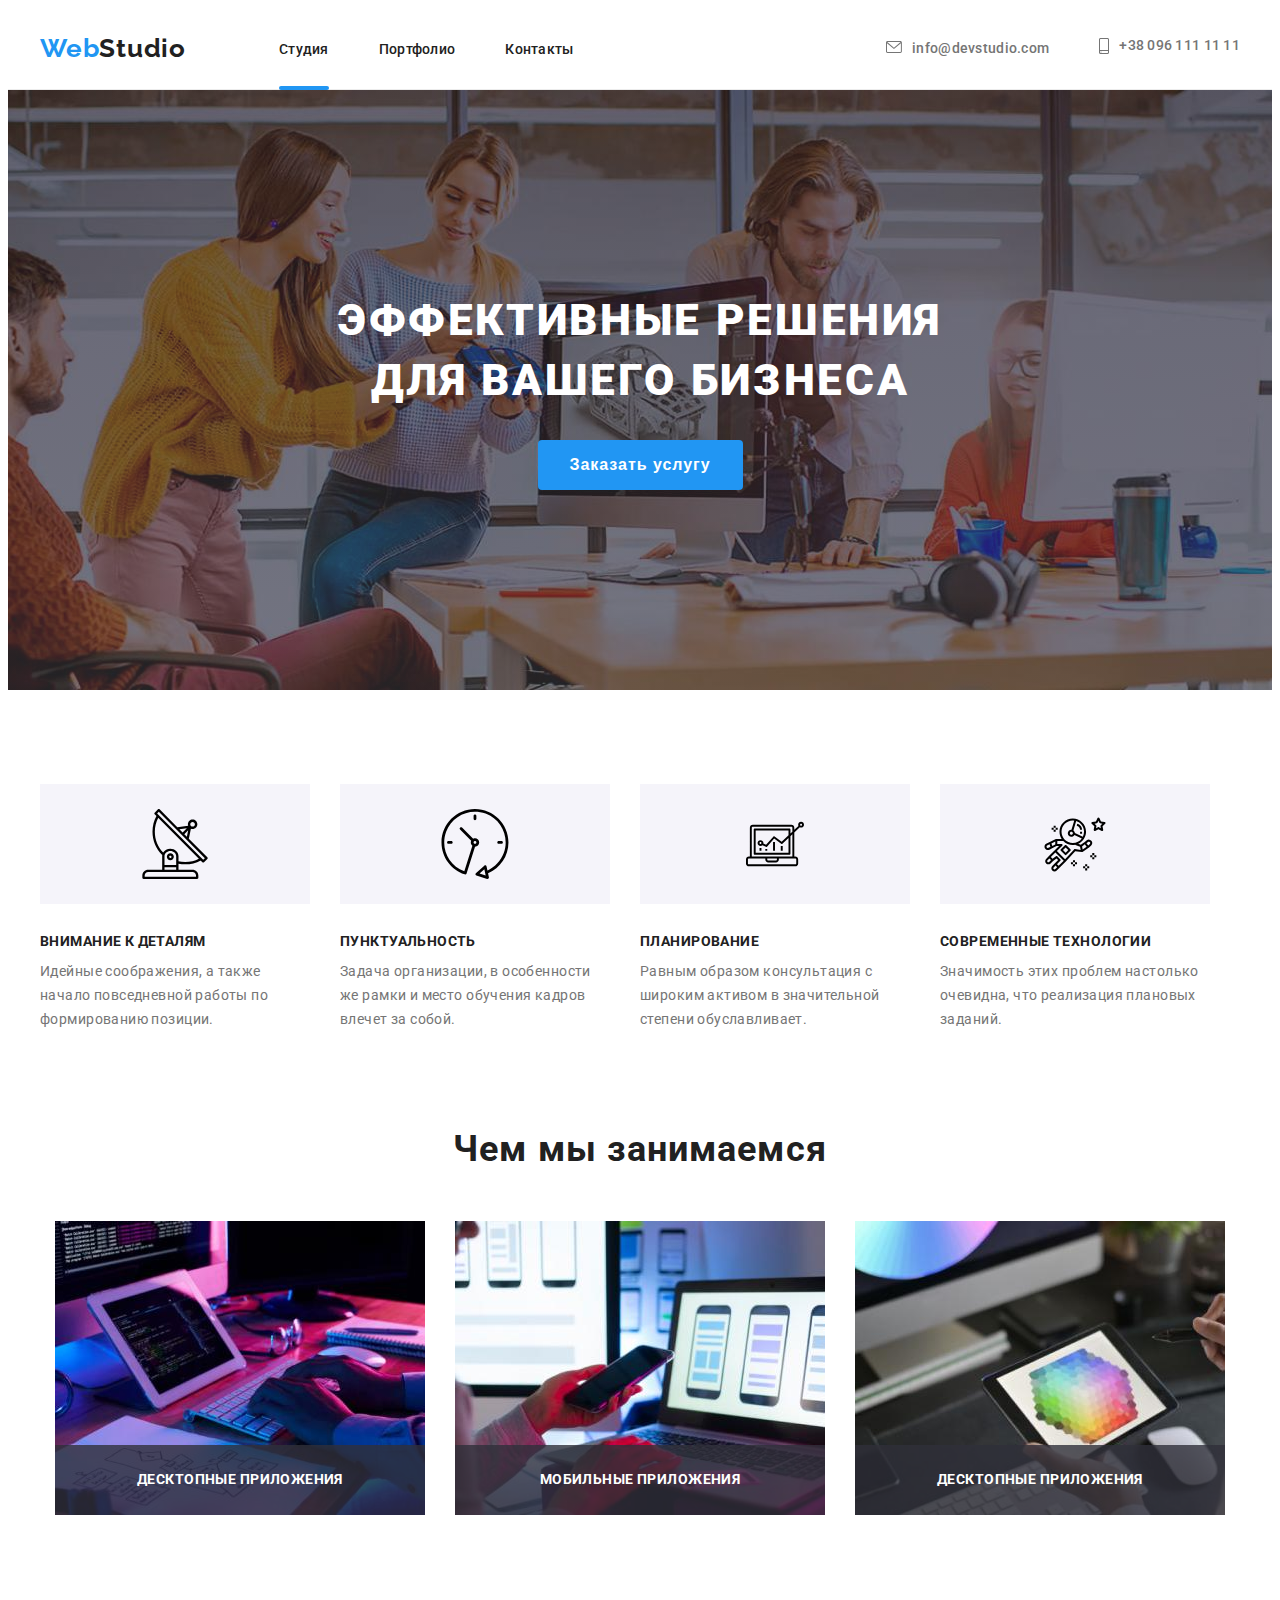
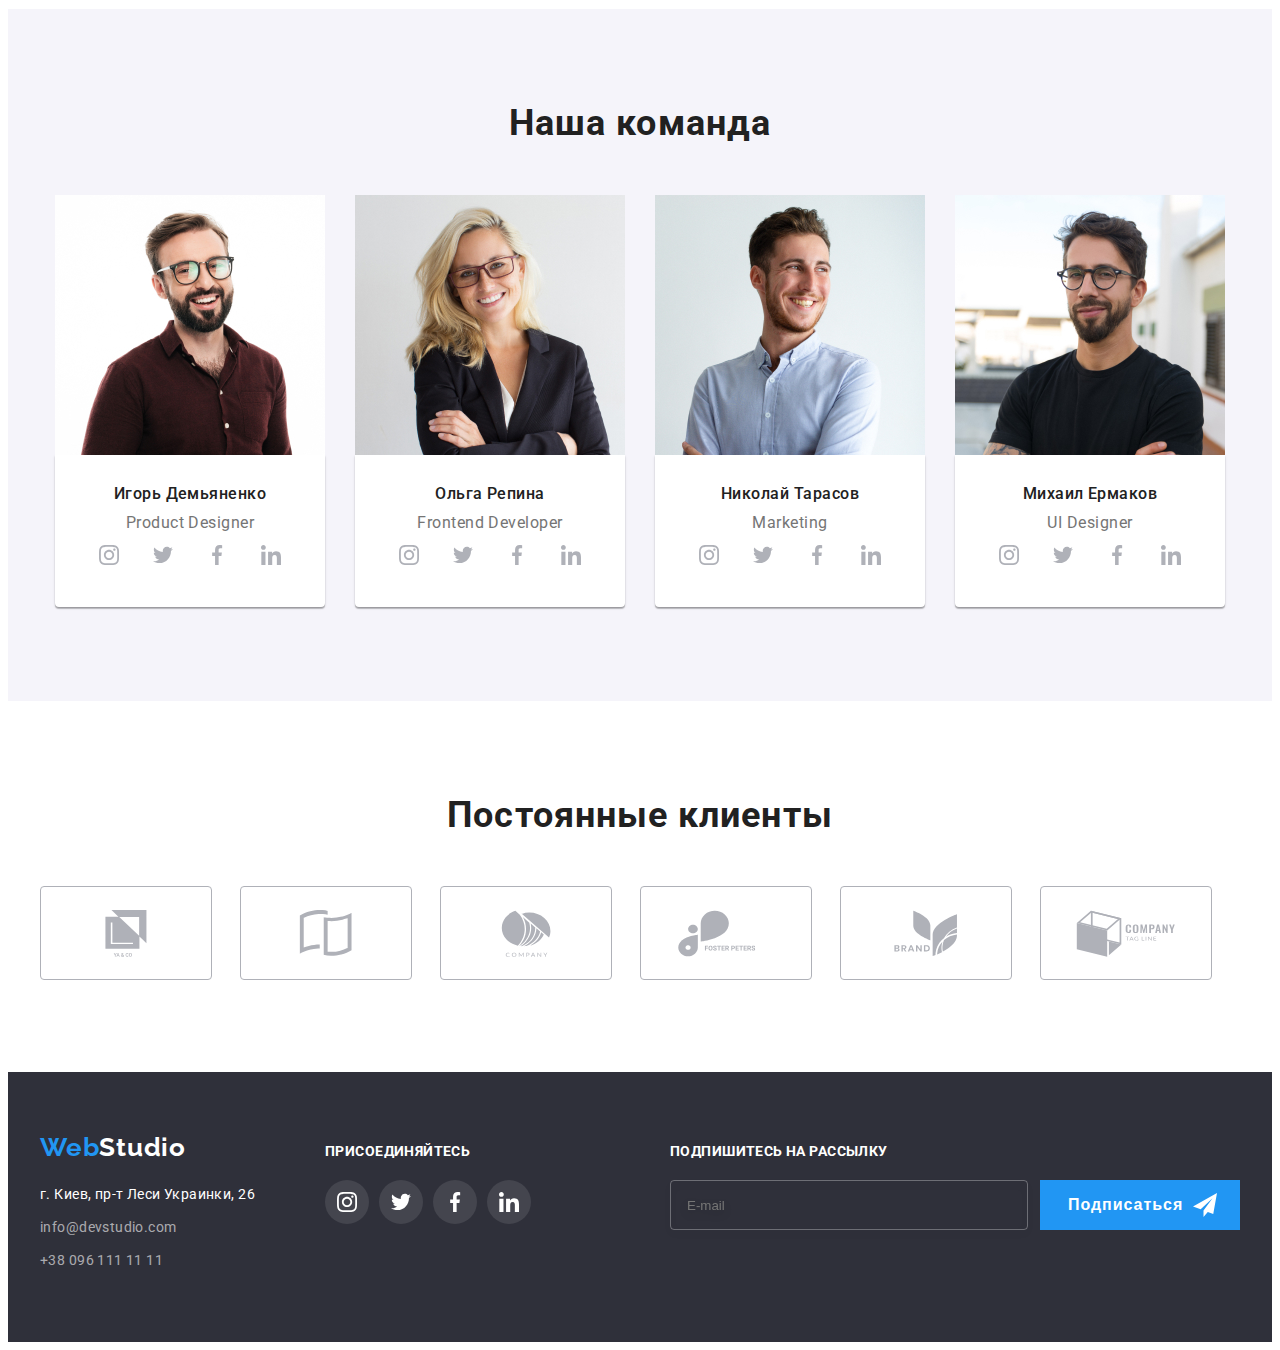
<file: index.html>
<!DOCTYPE html>
<html lang="ru">
<head>
    <meta charset="UTF-8">
    <meta http-equiv="X-UA-Compatible" content="IE=edge">
    <meta name="viewport" content="width=device-width, initial-scale=1.0">
    <title>Document</title>
    <link rel="stylesheet" href="https://cdnjs.cloudflare.com/ajax/libs/modern-normalize/1.1.0/modern-normalize.min.css" integrity="sha512-wpPYUAdjBVSE4KJnH1VR1HeZfpl1ub8YT/NKx4PuQ5NmX2tKuGu6U/JRp5y+Y8XG2tV+wKQpNHVUX03MfMFn9Q==" crossorigin="anonymous" referrerpolicy="no-referrer" />
    <link rel="preconnect" href="https://fonts.googleapis.com">
    <link rel="preconnect" href="https://fonts.gstatic.com" crossorigin>
    <link href="https://fonts.googleapis.com/css2?family=Raleway:wght@700&family=Roboto:wght@400;500;700;900&display=swap" rel="stylesheet">
    <link rel="stylesheet" href="https://cdnjs.cloudflare.com/ajax/libs/animate.css/4.1.1/animate.min.css"/>
    <link rel="stylesheet" href="./css/main.min.css"/>
</head>


<!--------heder-------->
<body>
       <header class="header">
         <div class="container heder__container">
           <nav class="header-nav">
            <a href="/" class="logo link heder__logo animate__animated animate__pulse" lang="en"><span class="logo-begin link">Web</span>Studio</a>
               <ul class="list header-list">
                  <li class="header-item"><a class="link header-link activ" href="index.html">Студия</a></li>
                  <li class="header-item"><a class="link header-link" href="portfolio.html">Портфолио</a></li>
                  <li class="header-item"><a class="link header-link" href="">Контакты</a></li>
           
               </ul>
          </nav> 
            <ul class="list heder-container-box">
               <li class="heder-icon "> 
                  <a class="link header-mail header-link"
                   href="mailto:info@devstudio.com">
                 <svg class="heder-mail-icon" 
                     width="16" 
                     height="12" >
                   <use href="./img.css/symbol-defs.svg#icon-envelope">
                   </use> 
                 </svg> 
                 info@devstudio.com</a></li>
               
               
                 <li class="heder-icon"> 
                    <a class="link header-tel header-link " 
                     href="tel:+380961111111"> 
               <svg class="heder-tel-icon" 
                     width="10" 
                     height="16" >
                   <use href="./img.css/symbol-defs.svg#icon-smartphone">
                   </use> 
                 </svg> 
                 +38 096 111 11 11</a></li>
           </ul>
          </div>
        </header>

<!-----------hero--------------------->
 
       <main class="">
             <section class="hero hero__container">
                 <h1 class="hero-text" > Эффективные решения для вашего бизнеса</h1>
                 <button class="hero__btn hero-link " type="button" data-modal-open > Заказать услугу </button>
             </section>



<!--------about-------->             
             <section class="about">
               <div class="container">
                <h2 hidden>преймущество</h2>
                 <ul class="about-list list">
                   
                  <li class="about-item">
                    <div class="about-box">
                      <svg class="icon-antena" 
                      widht="66" 
                      height="70">
                       <use href="./img.css/symbol-defs.svg#icon-antenna"></use>
                      </svg>
                      

                    </div>
                     <h3 class="about-title">Внимание к деталям</h3> 
                      <p class="about-text">Идейные соображения, а также начало повседневной работы по формированию позиции.</p>
                      
                   </li>

    
                    <li class="about-item">
                      <div class="about-box">
                        <svg class="icon-clock" 
                        widht="67" 
                        height="70">
                         <use href="./img.css/symbol-defs.svg#icon-clock"></use>
                        </svg>
                      
                      </div>
                      <h3 class="about-title">Пунктуальность</h3>
                        <p class="about-text">Задача организации, в особенности же рамки и место обучения кадров влечет за собой.</p>
                   </li>

    
                    <li class="about-item">
                      <div class="about-box">
                        <svg class="icon-antena" 
                        widht="70" 
                        height="58">
                         <use href="./img.css/symbol-defs.svg#icon-diagram"></use>
                        </svg>
                      
                      </div>
                      <h3 class="about-title">Планирование</h3>
                        <p class="about-text">Равным образом консультация с широким активом в значительной степени обуславливает.</p>
                    </li>

    
                    <li class="about-item">
                      <div class="about-box">
                        <svg class="icon-astronaut" 
                        widht="55" 
                        height="61">
                         <use href="./img.css/symbol-defs.svg#icon-astronaut"></use>
                        </svg>
                      
                      </div>
                      <h3 class="about-title">Современные технологии</h3>
                        <p class="about-text">Значимость этих проблем настолько очевидна, что реализация плановых заданий.</p>
                    </li>
                </ul>
              </div>
             </section>


<!----------about-second--------------->
             <section class="about-second">
               <h2 class="about-second-title">Чем мы занимаемся</h2>
                <ul class="list about-second-list">
                  <li class="about-second-img"> <img src="./img.1p/img1.jpg"
                     alt="печать кода на клаве" 
                     width="370"
                     height="294"
                      />
                      <p class="about-second-text">Десктопные приложения</p>
                   </li>

                   <li class="about-second-img"> <img src="./img.1p/img2.jpg"
                      alt="телефон и клава" 
                      width="370"
                      height="294"
                       />
                       <p class="about-second-text">Мобильные приложения</p>
                    </li>  

                   <li class="about-second-img"> <img src="./img.1p/img3.jpg" 
                      alt="планшет и клава" 
                      width="370"
                      height="294"
                       />
                       <p class="about-second-text">Десктопные приложения</p>
                </li>  
        </ul>
             </section>


<!--------------about-command------------>             
             <section class="about-command">
               <div class="container-about-command">
              
         <h2 class="about-command-title">Наша команда</h2>
          <ul class="list command-list">
            <li class="command-item"> <img src="./img.1p/img.command1.jpg"
                      alt="команда"
                      width="270"
                      height="260"
                />
                <div class="command-item-bottom">
                  <h3 class="about-command-title-name">Игорь Демьяненко</h3>
                    <p class="about-command-speciality" lang="en"> Product Designer </p>
                      
                      <ul class="command-social-list list">
                        <li class="command-social-title">
                           <a href="" class="command__social__link">
                             <svg class="command-social-icon" 
                             widht="20" 
                             height="20"> 
                               <use href="./img.css/symbol-defs.svg#icon-instagram"></use>
                           </svg>
                          </a>
                        </li>
                      
                      
                        <li class="command-social-title">
                           <a href="" class="command__social__link">
                           
                            <svg class="command-social-icon" 
                           widht="20" 
                           height="20"> 
                             <use href="./img.css/symbol-defs.svg#icon-twitter"></use>
                         </svg>
                        </a>
                        </li>
                      
                      
                        <li class="command-social-title">
                           <a href="" class="command__social__link">

                            <svg class="command-social-icon" 
                           widht="20" 
                           height="20"> 
                             <use href="./img.css/symbol-defs.svg#icon-facebook"></use>
                         </svg>
                        </a>
                        </li>
                      
                      
                        <li class="command-social-title">
                           <a href="" class="command__social__link">
                             <svg class="command-social-icon" 
                           widht="20" 
                           height="20"> 
                             <use href="./img.css/symbol-defs.svg#icon-linkedin"></use>
                         </svg>
                        </a>
                        </li>
                      </ul>

                </div>
            </li>

             <li class="command-item"> <img src="./img.1p/img.command2.jpg"
                      alt="команда"
                      width="270"
                      height="260"
                />
                <div class="command-item-bottom">
                  <h3 class="about-command-title-name">Ольга Репина</h3>
                  <p class="about-command-speciality" lang="en"> Frontend Developer </p>
                  <ul class="command-social-list list">
                    <li class="command-social-title">
                       <a href="" class="command__social__link">
                         <svg class="command-social-icon" 
                         widht="20" 
                         height="20"> 
                           <use href="./img.css/symbol-defs.svg#icon-instagram"></use>
                       </svg>
                      </a>
                    </li>
                  
                  
                    <li class="command-social-title">
                       <a href="" class="command__social__link">
                       
                        <svg class="command-social-icon" 
                       widht="20" 
                       height="20"> 
                         <use href="./img.css/symbol-defs.svg#icon-twitter"></use>
                     </svg>
                    </a>
                    </li>
                  
                  
                    <li class="command-social-title">
                       <a href="" class="command__social__link">

                        <svg class="command-social-icon" 
                       widht="20" 
                       height="20"> 
                         <use href="./img.css/symbol-defs.svg#icon-facebook"></use>
                     </svg>
                    </a>
                    </li>
                  
                  
                    <li class="command-social-title">
                       <a href="" class="command__social__link">
                         <svg class="command-social-icon" 
                       widht="20" 
                       height="20"> 
                         <use href="./img.css/symbol-defs.svg#icon-linkedin"></use>
                     </svg>
                    </a>
                    </li>
                  </ul>

                </div>
             </li>

            <li class="command-item"> <img src="./img.1p/img.command3.jpg"
                      alt="команда"
                      width="270"
                      height="260"
                />
                <div class="command-item-bottom">
                  <h3 class="about-command-title-name">Николай Тарасов</h3>
                   <p class="about-command-speciality" lang="en"> Marketing </p>
                   <ul class="command-social-list list">
                    <li class="command-social-title">
                       <a href="" class="command__social__link">
                         <svg class="command-social-icon" 
                         widht="20" 
                         height="20"> 
                           <use href="./img.css/symbol-defs.svg#icon-instagram"></use>
                       </svg>
                      </a>
                    </li>
                  
                  
                    <li class="command-social-title">
                       <a href="" class="command__social__link">
                       
                        <svg class="command-social-icon" 
                       widht="20" 
                       height="20"> 
                         <use href="./img.css/symbol-defs.svg#icon-twitter"></use>
                     </svg>
                    </a>
                    </li>
                  
                  
                    <li class="command-social-title">
                       <a href="" class="command__social__link">

                        <svg class="command-social-icon" 
                       widht="20" 
                       height="20"> 
                         <use href="./img.css/symbol-defs.svg#icon-facebook"></use>
                     </svg>
                    </a>
                    </li>
                  
                  
                    <li class="command-social-title">
                       <a href="" class="command__social__link">
                         <svg class="command-social-icon" 
                       widht="20" 
                       height="20"> 
                         <use href="./img.css/symbol-defs.svg#icon-linkedin"></use>
                     </svg>
                    </a>
                    </li>
                  </ul>

                </div>
            </li>

            <li class="command-item"> <img src="./img.1p/img.command4.jpg"
                      alt="команда"
                      width="270"
                      height="260"
                />
                <div class="command-item-bottom">
                  <h3 class="about-command-title-name">Михаил Ермаков</h3>
                  <p class="about-command-speciality" lang="en"> UI Designer </p>
                  <ul class="command-social-list list">
                    <li class="command-social-title">
                       <a href="" class="command__social__link">
                         <svg class="command-social-icon" 
                         widht="20" 
                         height="20"> 
                           <use href="./img.css/symbol-defs.svg#icon-instagram"></use>
                       </svg>
                      </a>
                    </li>
                  
                  
                    <li class="command-social-title">
                       <a href="" class="command__social__link">
                       
                        <svg class="command-social-icon" 
                       widht="20" 
                       height="20"> 
                         <use href="./img.css/symbol-defs.svg#icon-twitter"></use>
                     </svg>
                    </a>
                    </li>
                  
                  
                    <li class="command-social-title">
                       <a href="" class="command__social__link">

                        <svg class="command-social-icon" 
                       widht="20" 
                       height="20"> 
                         <use href="./img.css/symbol-defs.svg#icon-facebook"></use>
                     </svg>
                    </a>
                    </li>
                  
                  
                    <li class="command-social-title">
                       <a href="" class="command__social__link">
                         <svg class="command-social-icon" 
                       widht="20" 
                       height="20"> 
                         <use href="./img.css/symbol-defs.svg#icon-linkedin"></use>
                     </svg>
                    </a>
                    </li>
                  </ul>

                </div>
            </li>

        </ul>
      </div>
             </section>



<!---------clients----------> 
             <section class="clients">
               <div class="container-clients">
                <h2 class="permanent-clients">Постоянные клиенты</h2>
                 <ul class="list-clients list">
                   <li class="title-clients">
                     <a href="" class="clients__icon">
                       <svg class="permanent-clients-icon"
                       widht="41"
                       height="47">
                       <use href="./img.css/symbol-defs.svg#icon-Union">
                       </use>
                      </svg>
                     </a>
                   </li>

                   <li class="title-clients">
                    <a href="" class="clients__icon">
                      <svg class="permanent-clients-icon"
                      widht="41"
                      height="47">
                      <use href="./img.css/symbol-defs.svg#icon-Union-1">
                      </use>
                     </svg>
                    </a>
                  </li>

                  <li class="title-clients">
                    <a href="" class="clients__icon">
                      <svg class="permanent-clients-icon"
                      widht="41"
                      height="47">
                      <use href="./img.css/symbol-defs.svg#icon-Object">
                      </use>
                     </svg>
                    </a>
                  </li>

                  <li class="title-clients">
                    <a href="" class="clients__icon">
                      <svg class="permanent-clients-icon"
                      widht="41"
                      height="47">
                      <use href="./img.css/symbol-defs.svg#icon-group">
                      </use>
                     </svg>
                    </a>
                  </li>

                  <li class="title-clients">
                    <a href="" class="clients__icon">
                      <svg class="permanent-clients-icon"
                      widht="41"
                      height="47">
                      <use href="./img.css/symbol-defs.svg#icon-group-1">
                      </use>
                     </svg>
                    </a>
                  </li>

                  <li class="title-clients">
                    <a href="" class="clients__icon">
                      <svg class="permanent-clients-icon"
                      widht="41"
                      height="47">
                      <use href="./img.css/symbol-defs.svg#icon-Object-1">
                      </use>
                     </svg>
                    </a>
                  </li>
                 </ul>
               </div>

             </section>

<!---------contacts---------->             
             <footer class="contacts">
            <div class="footer-contacts container">
             <div>  
              <a href="/" class="logo-footer link" lang="en"><span class="logo-begin link">Web</span>Studio</a>
                <address class="contacts-address">
                    <ul class="contacts-list list">
                      <li class="contacts-item"> <a class="contacts-link-address link" href="https://goo.gl/maps/XQGekrigaQS9kqwcA"
                        target="_blank" rel="nooperen noreferren">
                         г. Киев, пр-т Леси Украинки, 26 
                      </a>
                      </li>
                
                      <li class="contacts-item"> <a class="contacts-link link " href="mailto:info@devstudio.com">info@devstudio.com</a> </li>
                      <li class="contacts-item"> <a class="contacts-link link" href="tel:+380961111111">+38 096 111 11 11</a> </li> 
                    </ul>
                </address>
              </div> 

              <div class="footer-contacts-icon">
                <p class="join">присоединяйтесь</p>
                 <ul class="join-list list">
                   <li class="join-item">
                     <a href="" class="join__icon">
                       <svg class="icons"
                        widht="20"
                        height="20">
                         <use href="./img.css/symbol-defs.svg#icon-instagram">
                         </use>
                       </svg>
                     </a>
                    </li>

                    <li class="join-item">
                      <a href="" class="join__icon">
                        <svg class="icons"
                         widht="20"
                         height="20">
                          <use href="./img.css/symbol-defs.svg#icon-twitter">
                          </use>
                        </svg>
                      </a>
                     </li>

                     <li class="join-item">
                      <a href="" class="join__icon">
                        <svg class="icons"
                         widht="20"
                         height="20">
                          <use href="./img.css/symbol-defs.svg#icon-facebook">
                          </use>
                        </svg>
                      </a>
                     </li>

                     <li class="join-item">
                      <a href="" class="join__icon">
                        <svg class="icons"
                         widht="20"
                         height="20">
                          <use href="./img.css/symbol-defs.svg#icon-linkedin">
                          </use>
                        </svg>
                      </a>
                     </li>
                 </ul>
              </div>
               <div class="footer-contacts-mailing">
                 <p class="mailing">Подпишитесь на рассылку</p>
                   <form action="#" class="contacts-mailing">
                     <div class="subscription-field">
                      <input type="text" 
                      class="email" 
                      name="name"
                      placeholder="E-mail">
                    <button type="submit" class="submit__btn">Подписаться
                      <svg class="subscription-icon"
                        width="24"
                        height="24">
                        <use href="./img.css/symbol-defs2.svg#icon-icon-send"> 

                        </use>

                      </svg>

                    </button>
                  </div>
                   </form>

               </div>
            </div>
             </footer>
              
             
             <div class="backdrop is-hidden " data-modal>
                <div class="modal">
                  <p class="modal-title"> Оставьте свои данные, мы вам перезвоним </p>
                  <form action="#">
                    
                     <div class="form-field">
                      <label class="input-text" for="user-text">Имя</label>
                      <div class="input-wrap">
                       <input 
                       type="text"
                       class="form-input"
                       name="user-name" 
                       placeholder=""
                       id="user-name"
                     />
                       <svg class="input-icon" width="12" height="12">
                         <use href="./img.modal/symbol-defs.svg#icon-Vector"></use>
                       </svg>
                      </div>
                    </div>

                    <div class="form-field">
                      <label class="input-text" for="user-text">Телефон</label>
                      <div class="input-wrap">
                    <input 
                     type="tel"  
                     class="form-input"
                     name="user-tel"
                     placeholder=""
                     id="user-tel"
                     />
                     <svg class="input-icon" width="13" height="13">
                      <use href="./img.modal/symbol-defs.svg#icon-Vector-1"></use>
                    </svg>
                  </div>
                    </div> 

                    <div class="form-field"> 
                      <label class="input-text" for="user-text">Почта</label>
                      <div class="input-wrap">
                    <input 
                     type="mail" 
                     class="form-input"
                     name="user-email"
                     placeholder=""
                     id="user-email"
                     />
                     <svg class="input-icon" width="15" height="12">
                      <use href="./img.modal/symbol-defs.svg#icon-Vector-2"></use>
                    </svg>
                  </div>
                    </div>

                       <div class="form-field">
                         <label class="input-text" for="user-text">Комментарий</label>
                         <textarea 
                         name="user-text"
                         placeholder="Введите текст"
                         id="user-text"
                         class="form-text"></textarea>
                        </div>
                        <div class="form-policy">
                          <input type="checkbox" 
                          name="policy" 
                          id="policy" 
                          class="policy-check visually-hidden"/>
                          <label for="policy" class="check-text">Соглашаюсь с рассылкой и принимаю  <a href="" class="form-policy-link"> Условия договора</a> </label>

                        </div>
                        

                       <button type="submit" class="modal-btn"> Отправить </button> 
                   </form>
                  <button type="button" class="modal-close" data-modal-close>
                    <svg class="model-close-icon"
                      width="11"
                      height="11">
                      <use href="./img.css/symbol-defs.svg#icon-close-black">
                         
                      </use>
                    </svg>
                    

                    

                  </button>
              
                </div>

               </div>
</main>
<script src="./js/modal.js">
                  
</script>
</body>
</html>
</file>
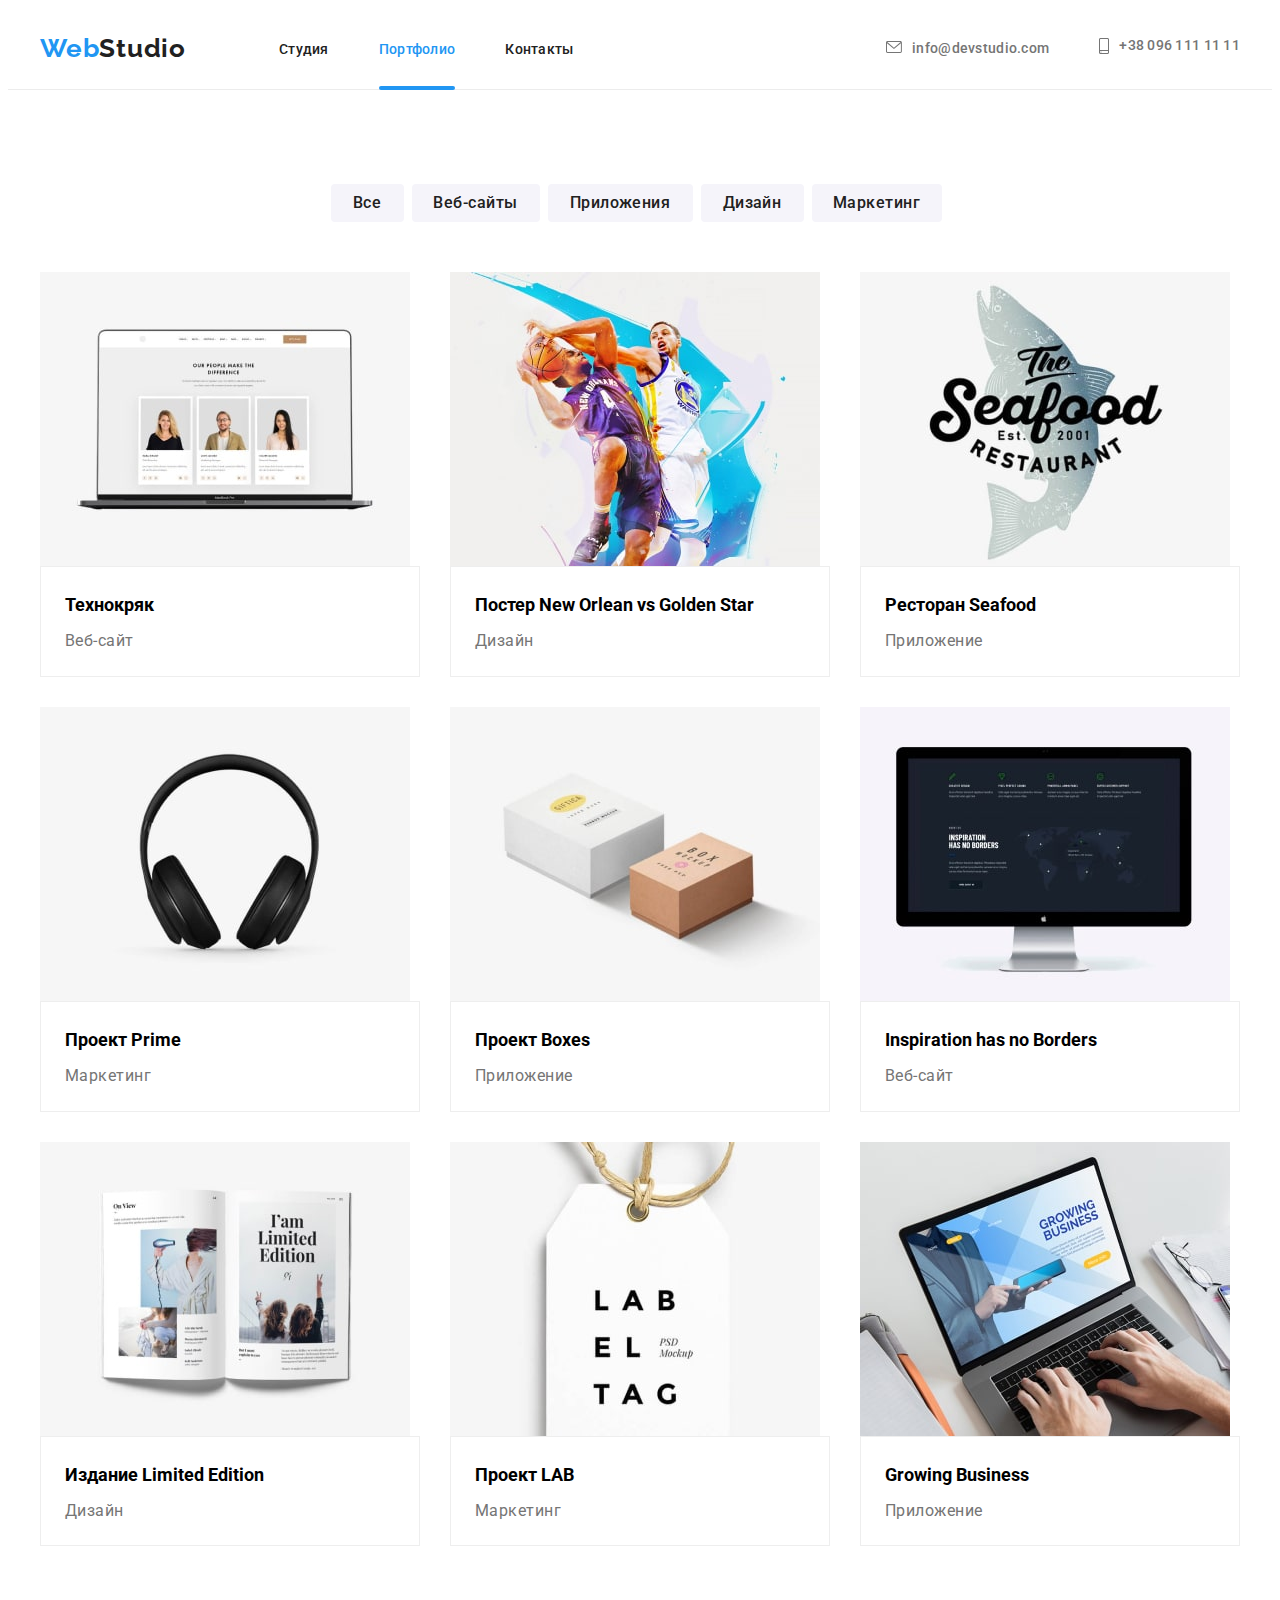
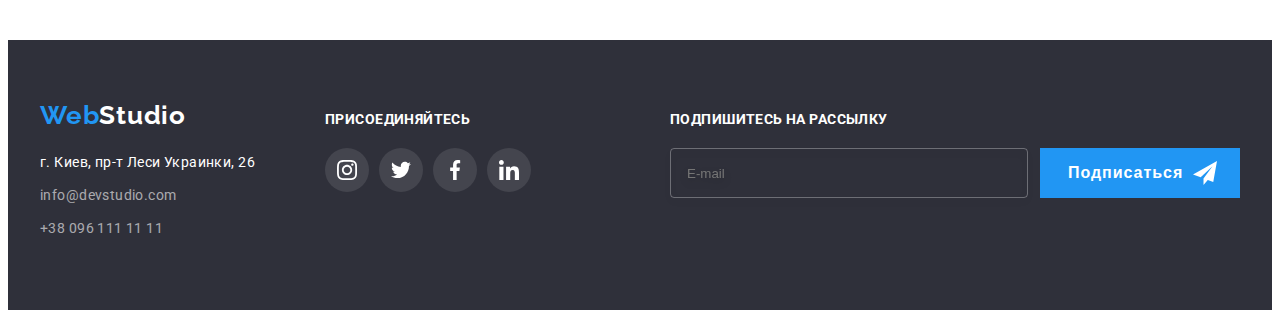
<file: portfolio.html>
<!DOCTYPE html>
<html lang="ru">
<head>
    <meta charset="UTF-8">
    <meta http-equiv="X-UA-Compatible" content="IE=edge">
    <meta name="viewport" content="width=device-width, initial-scale=1.0">
    <title>Document</title>
    <link rel="stylesheet" href="https://cdnjs.cloudflare.com/ajax/libs/modern-normalize/1.1.0/modern-normalize.min.css" integrity="sha512-wpPYUAdjBVSE4KJnH1VR1HeZfpl1ub8YT/NKx4PuQ5NmX2tKuGu6U/JRp5y+Y8XG2tV+wKQpNHVUX03MfMFn9Q==" crossorigin="anonymous" referrerpolicy="no-referrer" />
    <link rel="preconnect" href="https://fonts.googleapis.com">
    <link rel="preconnect" href="https://fonts.gstatic.com" crossorigin>
    <link href="https://fonts.googleapis.com/css2?family=Raleway:wght@700&family=Roboto:wght@400;500;700;900&display=swap" rel="stylesheet">
    <link rel="stylesheet" href="./css/main.min.css"/>
</head>


<!--------heder--------->
<body>
    <header class="header">
      <div class="container heder__container">
        <nav class="header-nav">
          <a href="/" class="logo link heder__logo" lang="en"><span class="logo-begin link">Web</span>Studio</a>
            <ul class="list header-list">
               <li class="header-item"><a class="link header-link" href="index.html">Студия</a></li>
               <li class="header-item"><a class="link header-link activ header-link-portfolio " href="portfolio.html">Портфолио</a></li>
               <li class="header-item"><a class="link header-link" href="">Контакты</a></li>
        
            </ul>
       </nav> 
       <ul class="list heder-container-box">
        <li class="heder-icon"> 
           <a class="link header-mail header-link"
            href="mailto:info@devstudio.com">
          <svg class="heder-mail-icon" 
              width="16" 
              height="12" >
            <use href="./img.css/symbol-defs.svg#icon-envelope">
            </use> 
          </svg> 
          info@devstudio.com</a></li>
        
        
          <li class="heder-icon"> 
             <a class="link header-tel header-link " 
              href="tel:+380961111111"> 
        <svg class="heder-tel-icon" 
              width="10" 
              height="16" >
            <use href="./img.css/symbol-defs.svg#icon-smartphone">
            </use> 
          </svg> 
          +38 096 111 11 11</a></li>
    </ul>
   </div>
 </header>


<!----------hero-second-portfolio--------->
    <section class="hero-second">
       <button class="hero-second-portfolio-btn btn-1 hero-link hero-second-btn hero-second-text-portfolio  hero-second-focus" type="button">Все</button>
       <button class="hero-second-portfolio-btn btn-2 hero-link hero-second-btn hero-second-text-portfolio  hero-second-focus" type="button">Веб-сайты</button>
       <button class="hero-second-portfolio-btn btn-3 hero-link hero-second-btn hero-second-text-portfolio  hero-second-focus" type="button">Приложения</button>
       <button class="hero-second-portfolio-btn btn-4 hero-link hero-second-btn hero-second-text-portfolio  hero-second-focus" type="button">Дизайн</button>
       <button class="hero-second-portfolio-btn btn-5 hero-link hero-second-btn hero-second-text-portfolio  hero-second-focus" type="button">Маркетинг</button>
    </section>


               
<!--------about-portfolio--------> 
    <section class="about-second-portfolio">
      <div class="container-portfolio">
      <ul class="list list-about-portfolio">
        <li class="about-portfolio">
          <div class="about-portfolio-wrap">
          <img src="./img.port/img1-min.jpg"
             alt="ноут"
             width="370"
             height="294"/>
             <p class="about-portfolio-top-text">Технокряк это современная площадка распространения коронавируса. Компании используют эту платформу для цифрового шпионажа и атак на защищённые сервера конкурентов.</p>
          </div>
             
             <div class="ab-portfolio">
             <h2 class="about-second-portfolio-title">Технокряк </h2> 
             <p class="about-second-portfolio-text">Веб-сайт</p>
            </div> 
        
        </li>

        <li class="about-portfolio">
          <div class="about-portfolio-wrap">
          <img src="./img.port/img2-min.jpg"
          alt="ноут"
          width="370"
          height="294"/>
          <p class="about-portfolio-top-text">Технокряк это современная площадка распространения коронавируса. Компании используют эту платформу для цифрового шпионажа и атак на защищённые сервера конкурентов.</p>
          </div>
          
          <div class="ab-portfolio">
          <h2 class="about-second-portfolio-title">Постер New Orlean vs Golden Star </h2> 
          <p class="about-second-portfolio-text">Дизайн</p>
          </div> 
     
     </li>

     <li class="about-portfolio">
      <div class="about-portfolio-wrap"> 
      <img src="./img.port/img3-min.jpg"
      alt="ноут"
      width="370"
      height="294"/>
      <p class="about-portfolio-top-text">Технокряк это современная площадка распространения коронавируса. Компании используют эту платформу для цифрового шпионажа и атак на защищённые сервера конкурентов.</p>
      </div>
      
      <div class="ab-portfolio">
      <h2 class="about-second-portfolio-title">Ресторан Seafood </h2> 
      <p class="about-second-portfolio-text">Приложение</p>
    </div> 
 
 </li>

 <li class="about-portfolio">
  <div class="about-portfolio-wrap"> 
  <img src="./img.port/img4-min.jpg"
  alt="ноут"
  width="370"
  height="294"/>
  <p class="about-portfolio-top-text">Технокряк это современная площадка распространения коронавируса. Компании используют эту платформу для цифрового шпионажа и атак на защищённые сервера конкурентов.</p>
  </div>
  
  <div class="ab-portfolio">
  <h2 class="about-second-portfolio-title">Проект Prime </h2> 
  <p class="about-second-portfolio-text"> Маркетинг</p>
</div> 

</li>

 <li class="about-portfolio">
  <div class="about-portfolio-wrap"> 
  <img src="./img.port/img5-min.jpg"
  alt="ноут"
  width="370"
  height="294"/>
  <p class="about-portfolio-top-text">Технокряк это современная площадка распространения коронавируса. Компании используют эту платформу для цифрового шпионажа и атак на защищённые сервера конкурентов.</p>
  </div>
  
  <div class="ab-portfolio">
  <h2 class="about-second-portfolio-title">Проект Boxes</h2> 
  <p class="about-second-portfolio-text">Приложение</p>
</div> 

</li>

<li class="about-portfolio">
  <div class="about-portfolio-wrap">
  <img src="./img.port/img6-min.jpg"
  alt="ноут"
  width="370"
  height="294"/>
  <p class="about-portfolio-top-text">Технокряк это современная площадка распространения коронавируса. Компании используют эту платформу для цифрового шпионажа и атак на защищённые сервера конкурентов.</p>
  </div>
  
  <div class="ab-portfolio">
  <h2 class="about-second-portfolio-title">Inspiration has no Borders</h2> 
  <p class="about-second-portfolio-text">Веб-сайт</p>
</div> 

</li>

<li class="about-portfolio">
  <div class="about-portfolio-wrap">
  <img src="./img.port/img7-min.jpg"
  alt="ноут"
  width="370"
  height="294"/>
  <p class="about-portfolio-top-text">Технокряк это современная площадка распространения коронавируса. Компании используют эту платформу для цифрового шпионажа и атак на защищённые сервера конкурентов.</p>
  </div>
  
  <div class="ab-portfolio">
  <h2 class="about-second-portfolio-title">Издание Limited Edition</h2> 
  <p class="about-second-portfolio-text">Дизайн</p>
</div> 

</li>

<li class="about-portfolio">
  <div class="about-portfolio-wrap">
  <img src="./img.port/img8-min.jpg"
  alt="ноут"
  width="370"
  height="294"/>
  <p class="about-portfolio-top-text">Технокряк это современная площадка распространения коронавируса. Компании используют эту платформу для цифрового шпионажа и атак на защищённые сервера конкурентов.</p>
  </div>
  
  <div class="ab-portfolio">
  <h2 class="about-second-portfolio-title">Проект LAB</h2> 
  <p class="about-second-portfolio-text">Маркетинг</p>
</div> 

</li>

<li class="about-portfolio">
  <div class="about-portfolio-wrap">
  <img src="./img.port/img9-min.jpg"
  alt="ноут"
  width="370"
  height="294"/>
  <p class="about-portfolio-top-text">Технокряк это современная площадка распространения коронавируса. Компании используют эту платформу для цифрового шпионажа и атак на защищённые сервера конкурентов.</p>
  </div>
  
  <div class="ab-portfolio">
  <h2 class="about-second-portfolio-title">Growing Business</h2> 
  <p class="about-second-portfolio-text">Приложение</p>
</div> 

</li>
      </ul>
    </div>

    </section>


<!---------contacts---------->             
<footer class="contacts">
  <div class="footer-contacts container">
   <div>  
    <a href="/" class="logo-footer link" lang="en"><span class="logo-begin link">Web</span>Studio</a>
      <address class="contacts-address">
          <ul class="contacts-list list">
            <li class="contacts-item"> <a class="contacts-link-address link" href="https://goo.gl/maps/XQGekrigaQS9kqwcA"
              target="_blank" rel="nooperen noreferren">
               г. Киев, пр-т Леси Украинки, 26 
            </a>
            </li>
      
            <li class="contacts-item"> <a class="contacts-link link " href="mailto:info@devstudio.com">info@devstudio.com</a> </li>
            <li class="contacts-item"> <a class="contacts-link link" href="tel:+380961111111">+38 096 111 11 11</a> </li> 
          </ul>
      </address>
    </div> 

    <div class="footer-contacts-icon">
      <h3 class="join">присоединяйтесь</h3>
       <ul class="join-list list">
         <li class="join-item">
           <a href="" class="join__icon">
             <svg class="icons"
              widht="20"
              height="20">
               <use href="./img.css/symbol-defs.svg#icon-instagram">
               </use>
             </svg>
           </a>
          </li>

          <li class="join-item">
            <a href="" class="join__icon">
              <svg class="icons"
               widht="20"
               height="20">
                <use href="./img.css/symbol-defs.svg#icon-twitter">
                </use>
              </svg>
            </a>
           </li>

           <li class="join-item">
            <a href="" class="join__icon">
              <svg class="icons"
               widht="20"
               height="20">
                <use href="./img.css/symbol-defs.svg#icon-facebook">
                </use>
              </svg>
            </a>
           </li>

           <li class="join-item">
            <a href="" class="join__icon">
              <svg class="icons"
               widht="20"
               height="20">
                <use href="./img.css/symbol-defs.svg#icon-linkedin">
                </use>
              </svg>
            </a>
           </li>
       </ul>
    </div>
    <div class="footer-contacts-mailing">
      <h3 class="mailing">Подпишитесь на рассылку</h3>
        <form action="#" class="contacts-mailing">
          <div class="subscription-field">
           <input type="text" 
           class="email" 
           name="name"
           placeholder="E-mail">
         <button type="submit" class="submit__btn">Подписаться
           <svg class="subscription-icon"
             width="24"
             height="24">
             <use href="./img.css/symbol-defs2.svg#icon-icon-send"> 

             </use>

           </svg>

         </button>
       </div>
        </form>

    </div>
 </div>
  </footer>
  </div>
   </footer>
</main>
</body>
</html>
</file>
<file: css/main.min.css>
:root{--main-title-color:#FFFFFF;--second-title-color:#212121;--main-text-color:#757575;--second-text-color:#FFFFFF;--accent-color: #2196F3;--main-btn-color: #FFFFFF;--header-text-color: #212121;--hero-btn: #212121;--transition-duration: 250ms;--main-cubic: cubic-bezier(0.4, 0, 0.2, 1)}body{font-family:Roboto ,sans-serif}.list{list-style:none}.link{text-decoration:none}a,p,h1,h2,h3,h4{margin:0}ul{margin:0;padding:0}img{display:block}button{cursor:pointer}.container{width:1200px;padding-left:15px;padding-right:15px;margin:0 auto}.logo-footer{font-family:Raleway;font-style:normal;font-weight:700;font-size:26px;line-height:1.19;letter-spacing:0.03em;color:var(--main-title-color)}.logo-begin{font-family:Raleway;font-style:normal;font-weight:700;font-size:26px;line-height:1.19;letter-spacing:0.03em;color:#2196F3}.logo{font-family:Raleway;font-style:normal;font-weight:700;font-size:26px;line-height:1.19;letter-spacing:0.03em;color:#212121}.header{padding-top:25px;padding-bottom:25px;border-bottom:1px solid #ECECEC}.heder__logo{margin-right:93px}.header-list{display:flex}.header-nav{display:flex;align-items:center}.heder__container{display:flex;align-items:center}.heder-container-box{display:flex;margin-left:auto}.header-item:not(:last-child){margin-right:50px}.header-link{font-weight:500;font-size:14px;line-height:1.14;letter-spacing:0.02em;color:var(--header-text-color);background-color:transparent;transition:color var(--transition-duration),var(--main-cubic);position:relative}.header-link.activ::after{content:"";width:100%;height:4px;background-color:var(--accent-color);position:absolute;display:block;border-radius:2px;bottom:-33px;left:0}.header-link:focus,.header-link:hover{color:var(--accent-color)}.header-tel{display:inline-flex;margin-left:50px;font-weight:500;font-size:14px;line-height:1.14;letter-spacing:0.02em;color:var(--main-text-color)}.header-mail{display:inline-flex;font-weight:500;font-size:14px;line-height:1.14;letter-spacing:0.02em;color:var(--main-text-color)}.heder-tel-icon{margin-right:10px;fill:currentColor}.heder-mail-icon{margin-right:10px;fill:currentColor}.hero__container{max-width:1600px;margin-left:auto;margin-right:auto;background-color:var(--main-text-color);background-image:linear-gradient(rgba(55,47,58,0.4), rgba(86,86,92,0.4)),url(../img.1p/Img.hero.jpg);background-repeat:no-repeat;background-position:center;background-size:cover}.hero{padding-top:200px;padding-bottom:200px}.hero__btn{background:#2196F3;font-weight:700;line-height:1.87;font-size:16px;display:flex;align-items:center;text-align:center;letter-spacing:0.06em;color:var(--main-btn-color);margin:0 auto;display:block;padding:10px 32px;border-radius:4px;border:none;margin-top:30px;margin-left:auto;margin-right:auto}.hero-btn:focus .hero-btn:hover{background-color:#188CE8}.hero-text{font-weight:900;font-size:44px;line-height:1.37;text-align:center;letter-spacing:0.06em;text-transform:uppercase;color:var(--main-title-color);width:696px;margin-bottom:30px;margin-left:auto;margin-right:auto}.clients{padding-top:94px;padding-bottom:94px}.permanent-clients{display:flex;justify-content:center;font-style:normal;font-weight:700;font-size:36px;line-height:1.16;text-align:center;letter-spacing:0.03em;color:#212121}.list-clients{display:flex;justify-content:center;margin-left:215px;margin-right:215px;margin-top:50px}.title-clients{width:170px;height:92px;margin-right:30px}.clients__icon{display:flex;align-items:center;justify-content:center;width:100%;height:100%;border:1px solid;border-radius:4px;background-color:#FFFFFF;border-color:#AFB1B8;color:#AFB1B8;background-color:transparent;transition:color 250ms cubic-bezier(0.4, 0, 0.2, 1)}.permanent-clients-icon{fill:currentColor}.clients__icon:focus,.clients__icon:hover{border-color:var(--accent-color);color:var(--accent-color)}.about-box{display:flex;justify-content:center;align-items:center;height:120px;width:270px;background-color:#F5F4FA;margin-bottom:30px}.about-item{flex-basis:calc(100% / 4);margin-right:30px}.about-list{display:flex;flex-direction:row}.about-text{width:270px;height:75px;top:800px;left:515px;font-weight:400;font-size:14px;line-height:1.71;letter-spacing:0.03em;color:var(--main-text-color)}.about{padding-top:94px;padding-bottom:94px}.about-title{width:270px;height:16px;top:774px;left:515px;font-weight:700;font-size:14px;line-height:1.14;letter-spacing:0.03em;text-transform:uppercase;margin-bottom:10px;color:var(--second-title-color)}.about-command{background:#F5F4FA;padding-top:94px;padding-bottom:94px}.about-command-title{font-weight:700;font-size:36px;line-height:1.16;text-align:center;letter-spacing:0.03em;margin-bottom:50px;color:var(--second-title-color)}.command-list{display:flex;flex-wrap:wrap;justify-content:center;margin-left:-30px}.command-item{margin-left:30px}.command-item-bottom{padding-top:30px;padding-bottom:30px;background:#FFFFFF;box-shadow:0px 1px 3px rgba(0,0,0,0.12),0px 1px 1px rgba(0,0,0,0.14),0px 2px 1px rgba(0,0,0,0.2);border-radius:0px 0px 4px 4px}.about-command-title-name{font-weight:500;font-size:16px;line-height:1.18;text-align:center;letter-spacing:0.03em;margin-bottom:10px;color:var(--second-title-color)}.about-command-speciality{font-weight:400;font-size:16px;line-height:1.18;text-align:center;letter-spacing:0.03em;color:var(--main-text-color)}.command-social-list{display:flex;justify-content:center}.command-social-title{width:44px;height:44px}.command-social-title+.command-social-title{margin-left:10px}.command__social__link{width:100%;height:100%;background-color:#FFFFFF;border-radius:50%;display:flex;justify-content:center;align-items:center;color:#AFB1B8;background-color:transparent;transition:color 250ms cubic-bezier(0.4, 0, 0.2, 1)}.command-social-icon{fill:currentColor}.command__social__link:hover,.command__social__link:focus{background-color:var(--accent-color);color:#FFFFFF}.about-second{padding-bottom:94px}.about-second-img:not(:last-child){margin-right:30px}.about-second-img{position:relative}.about-second-list{display:flex;justify-content:center}.about-second-title{font-weight:700;font-size:36px;line-height:1.16;text-align:center;letter-spacing:0.03em;margin-bottom:50px;color:var(--second-title-color)}.about-second-text{position:absolute;bottom:0;left:0;background-color:rgba(47,48,58,0.8);font-weight:700;font-size:14px;line-height:1.14;text-align:center;letter-spacing:0.03em;text-transform:uppercase;color:#FFFFFF;width:370px;height:70px;display:flex;align-items:center;justify-content:center}.contacts{background:#2F303A;padding-bottom:60px;padding-top:60px}.contacts-list{margin-top:20px}.contacts-link{font-family:Roboto;font-style:normal;font-weight:400;font-size:14px;line-height:1.71;letter-spacing:0.03em;color:rgba(255,255,255,0.6);background-color:transparent;transition:color 250ms cubic-bezier(0.4, 0, 0.2, 1)}.contacts-link:focus,.contacts-link:hover{color:var(--accent-color)}.contacts-item{margin-bottom:9px}.contacts-link-address{font-family:Roboto;font-style:normal;font-weight:400;font-size:14px;line-height:1.71;letter-spacing:0.03em;color:#FFFFFF;background-color:transparent;transition:color 250ms cubic-bezier(0.4, 0, 0.2, 1)}.contacts-link-address:focus,.contacts-link-address:hover{color:var(--accent-color)}.footer-contacts-mailing{margin-left:auto}.footer-contacts{display:flex;align-items:baseline}.join-list{display:flex}.footer-contacts-icon{margin-left:70px}.join{font-weight:bold;font-size:14px;line-height:1.14;letter-spacing:0.03em;text-transform:uppercase;color:#FFFFFF;margin-bottom:20px}.join-item{width:44px;height:44px;margin-right:10px}.join__icon{width:100%;height:100%;display:flex;align-items:center;justify-content:center;background-color:rgba(255,255,255,0.1);border-radius:50%;transition:color 250ms cubic-bezier(0.4, 0, 0.2, 1),background 250ms cubic-bezier(0.4, 0, 0.2, 1)}.icons{fill:#FFFFFF}.join__icon:hover,.join__icon:focus{background:var(--accent-color)}.subscription-field{display:flex;align-items:flex-end}.mailing{font-weight:bold;font-size:14px;line-height:1.14;letter-spacing:0.03em;text-transform:uppercase;color:#FFFFFF}.email{margin-right:12px;width:358px;height:50px;padding:16px;border:1px solid rgba(255,255,255,0.3);box-sizing:border-box;filter:drop-shadow(0px 4px 4px rgba(0,0,0,0.15));border-radius:4px;outline:none;background-color:transparent;margin-top:20px;color:#ffffff}.submit__btn{padding-left:28px;width:200px;height:50px;background-color:var(--accent-color);color:white;font-weight:bold;border:none;font-size:16px;line-height:30px;display:flex;align-items:center;text-align:center;letter-spacing:0.06em}.subscription-icon{margin-left:10px;fill:white}.hero-second{display:flex;align-items:center;margin-top:94px;margin-bottom:50px;justify-content:center}.hero-second-text-portfolio{font-family:Roboto;font-style:400;font-style:400;font-weight:500;font-size:16px;line-height:1.6;text-align:center;letter-spacing:0.03em;color:var(--hero-btn)}.hero-second-btn{width:145px;height:38px;left:712px;top:174px;background:#F5F4FA;border-radius:4px;margin-right:8px}.hero-second-portfolio-btn{border:none;background:#F5F4FA;border-radius:4px;transition:color 250ms cubic-bezier(0.4, 0, 0.2, 1)}.btn-1{max-width:73px;min-height:38px}.btn-2{max-width:128px;min-height:38px}.btn-3{max-width:145px;min-height:38px}.btn-4{max-width:103px;min-height:38px}.btn-5{max-width:130px;min-height:38px}.hero-second-focus:focus,.hero-second-focus:hover{background:var(--accent-color);color:var(--main-title-color)}.header-tel-portfolio{font-weight:500;font-size:14px;line-height:1.14;letter-spacing:0.02em;color:#757575}.header-mail-portfolio{font-weight:500;font-size:14px;line-height:1.14;letter-spacing:0.02em;color:#757575}.header-link-portfolio-focus:focus,.header-link-portfolio-focus:hover{color:var(--accent-color)}.header-link-portfolio{font-weight:500;font-size:14px;line-height:1.14;letter-spacing:0.02em;color:#2196F3}.backdrop{width:100vw;height:100vh;background-color:rgba(0,0,0,0.2);position:fixed;top:0;transition:opacity 250ms,visibility 250ms}.container-portfolio{width:1200px;Padding:0 15px;Margin:0 auto}.about-second-portfolio{padding-bottom:94px}.about-portfolio:hover .about-portfolio-top-text{transform:translateY(0)}.list-about-portfolio{display:flex;flex-wrap:wrap;margin-bottom:-30px;margin-right:-30px}.about-portfolio{box-sizing:border-box;flex-basis:calc((100% - 3 * 30px) / 3);margin-bottom:30px;margin-right:30px}.about-portfolio-wrap{position:relative;overflow:hidden}.about-portfolio-top-text{position:absolute;top:0;left:0;background-color:rgba(33,150,243,0.9);padding:40px;color:#FFFFFF;font-size:18px;line-height:1.5;overflow:auto;height:100%;transform:translateY(100%);transition:transform var(--transition-duration) var(--main-cubic)}.about-second-portfolio-title{font-size:18px;line-height:36px}.about-second-portfolio-text{font-weight:normal;font-size:16px;line-height:1.8;letter-spacing:0.03em;margin-top:4px;color:var(--main-text-color)}.ab-portfolio{display:block;padding-top:20px;padding-bottom:20px;padding-right:24px;padding-left:24px;box-sizing:border-box;border:1px solid #EEEEEE}.ab-portfolio:focus,.ab-portfolio:hover{box-shadow:0px 1px 1px rgba(0,0,0,0.12),0px 4px 4px rgba(0,0,0,0.06),1px 4px 6px rgba(0,0,0,0.16)}.modal{width:528px;min-height:581px;background-color:#FFFFFF;border-radius:4px;position:absolute;top:50%;left:50%;transform:translate(-50%, -50%);padding-bottom:30px;padding-right:40px;padding-top:40px;padding-left:40px}.modal-close{width:30px;height:30px;background-color:transparent;border:1px solid rgba(0,0,0,0.1);border-radius:50%;position:absolute;top:10px;right:10px;display:flex;align-items:center;justify-content:center}.model-close-icon:hover{fill:var(--accent-color)}.is-hidden{visibility:hidden;opacity:0;pointer-events:none}.modal-title{font-weight:bold;font-size:20px;line-height:23px;text-align:center;letter-spacing:0.03em;color:#212121;margin-bottom:12px}.form-input{width:100%;height:40px;border:1px solid rgba(33,33,33,0.2);box-sizing:border-box;border-radius:4px;padding-left:42px;outline:none;transition:border-color 250ms}.form-input:focus{border-color:var(--accent-color)}.form-input:focus+.input-icon{fill:var(--accent-color)}.form-text{width:100%;height:120px;border:1px solid rgba(33,33,33,0.2);box-sizing:border-box;border-radius:4px;resize:none}.form-field{margin-bottom:10px}.input-text{font-size:12px;line-height:14px;letter-spacing:0.01em;color:#757575}.input-wrap{position:relative}.input-icon{position:absolute;left:15px;top:50%;transform:translateY(-50%);transition:fill 250ms}.form-text{padding-left:16px;padding-right:16px;padding-bottom:12px;padding-top:12px;color:rgba(117,117,117,0.5);outline:none;transition:border-color 250ms}.form-text:focus{border-color:var(--accent-color)}.check-text{font-size:14px;line-height:1.7;letter-spacing:0.03em;color:#757575;display:flex;align-items:center}.form-policy-link{font-size:14px;line-height:1.7;letter-spacing:0.03em;color:#0d7feb}.check-text::before{content:'';width:16px;height:15px;border:1px solid #212121;border-radius:2px;margin-right:9px}.form-policy{margin-bottom:28px}.policy-check:checked+.check-text::before{border:none;background-image:url(../checkbox/icon-check.svg);background-repeat:no-repeat;background-position:center;background-size:cover}.modal-btn{width:200px;height:50px;background:#188CE8;box-shadow:0px 4px 4px rgba(0,0,0,0.15);border-radius:4px;border:none;font-weight:700;font-size:16px;letter-spacing:0.06em;color:#FFFFFF;margin:auto;display:block;margin-top:30px;transition:250ms cubic-bezier(0.4, 0, 0.2, 1),background 250ms cubic-bezier(0.4, 0, 0.2, 1);cursor:pointer}.modal-btn:focus .modal-btn:hover{background-color:#188CE8}.visually-hidden{position:absolute;width:1px;height:1px;margin:-1px;padding:0;overflow:hidden;border:0;clip:rect(0 0 0 0)}
/*# sourceMappingURL=main.min.css.map */
</file>
